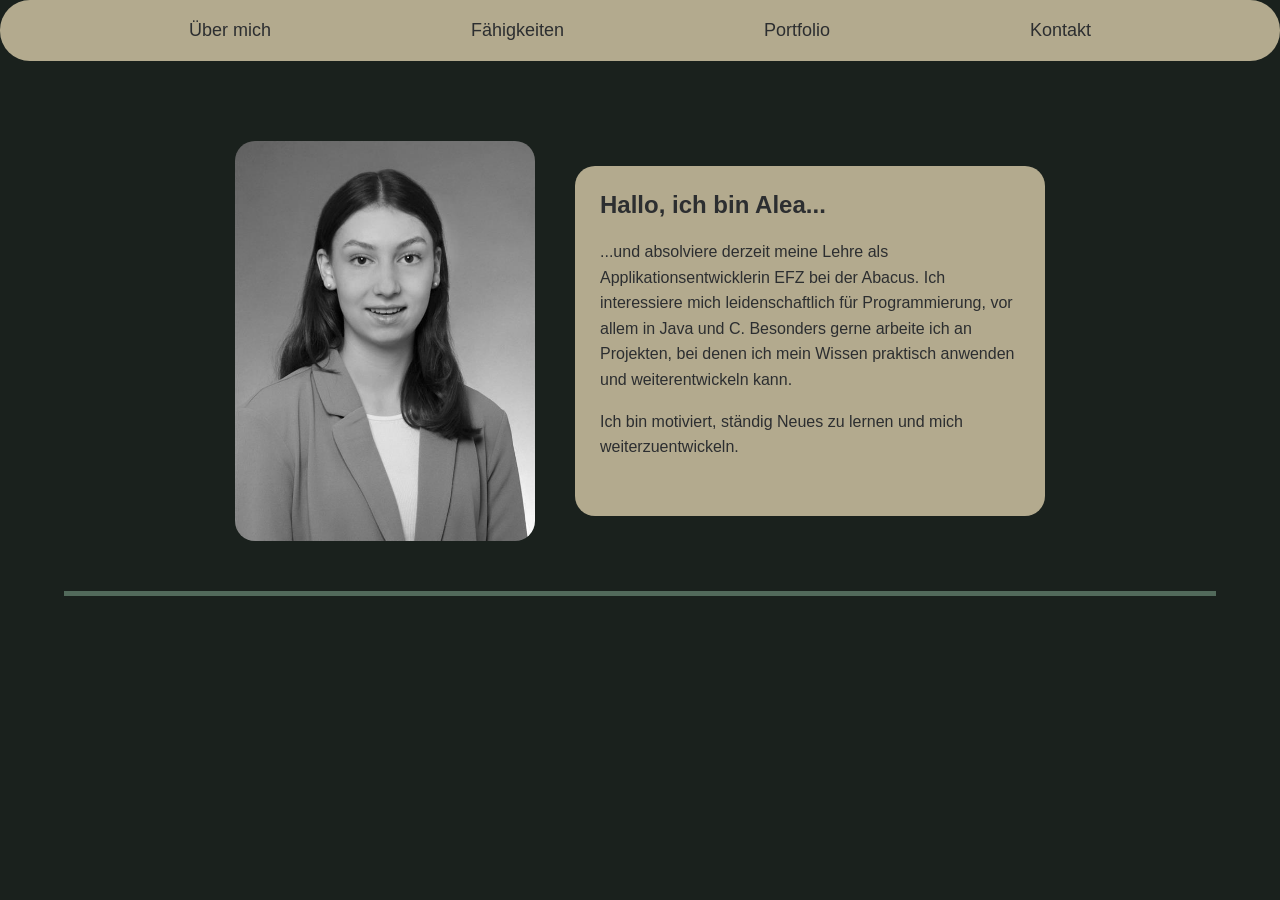
<file: Projektauftrag/index.html>
<!DOCTYPE html>
<html lang="en">
<head>
    <meta charset="UTF-8">
    <meta name="viewport" content="width=device-width, initial-scale=1.0">
    <title>ueber_mich</title>
    <link rel="stylesheet" href="style.css">

    <style>
        
    </style>
</head>
<body>

    <nav class="navigation">
        <a class="nav-link" href="index.html">Über mich</a>
        <a class="nav-link" href="skills.html">Fähigkeiten</a>
        <a class="nav-link" href="portfolio.html">Portfolio</a>
        <a class="nav-link" href="contact.html">Kontakt</a>
    </nav>
    
    <section class="hero">

        <img class="hero-img" src="hero_alea_schweizer.webp" alt="Portrait von Alea Schweizer" loading="lazy">

        <div class="hero-text">

            <h1>Hallo, ich bin Alea...</h1>

            <p>...und absolviere derzeit meine Lehre als Applikationsentwicklerin EFZ bei der Abacus. 
                Ich interessiere mich leidenschaftlich für Programmierung, vor allem in Java und C. 
                Besonders gerne arbeite ich an Projekten, bei denen ich mein Wissen praktisch anwenden und weiterentwickeln kann.
            </p>

            <p>
                Ich bin motiviert, ständig Neues zu lernen und mich weiterzuentwickeln.
            </p>

        </div>

    </section>

    <hr class="footer-line">
</body>
</html>
</file>
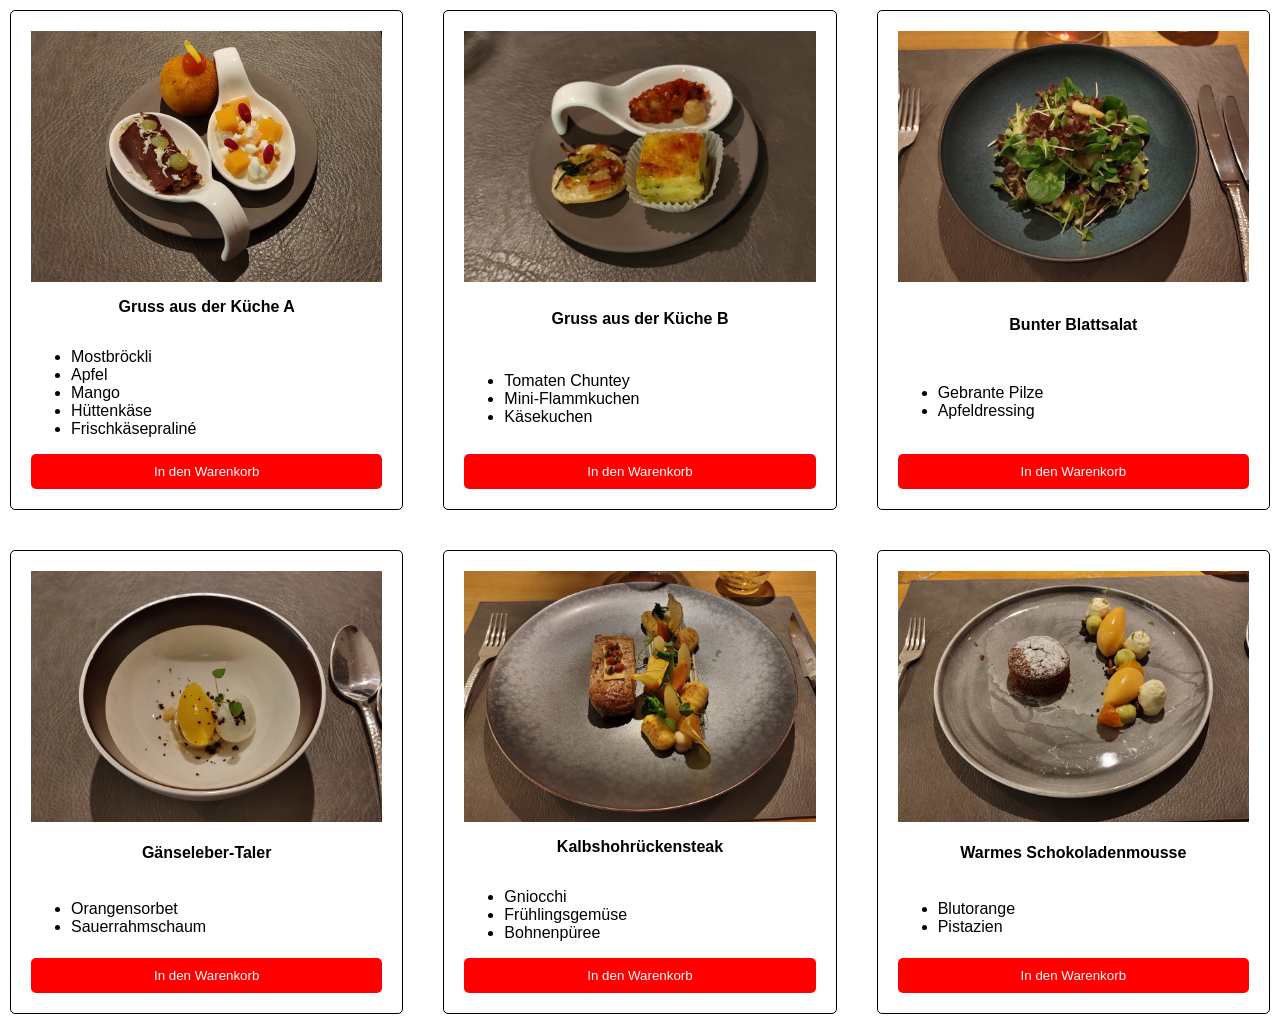
<file: MiniProjekt/test.html>
<!DOCTYPE html>
<html lang="en">
<head>
    <meta charset="UTF-8">
    <meta name="viewport" content="width=device-width, initial-scale=1.0">
    <link rel="stylesheet" href="shop.css">
    <title>Simple WebShop</title>
</head>
<body>
    <div class="LayoutContainer">
        <section class="Layout">
        <img src ="gruss1.jpg" alt="Grussbild"/>
        <p><strong>Gruss aus der Küche A</strong></p>
        <ul>
            <li>Mostbröckli</li>
            <li>Apfel</li>
            <li>Mango</li>
            <li>Hüttenkäse</li>
            <li>Frischkäsepraliné</li>
        </ul>
        <button>In den Warenkorb</button>
    </section>
    <section class="Layout">
        <img src ="gruss2.jpg" alt="Grussbild"/>
        <p><strong>Gruss aus der Küche B</strong></p>
        <ul>
            <li>Tomaten Chuntey</li>
            <li>Mini-Flammkuchen</li>
            <li>Käsekuchen</li>
        </ul>
        <button>In den Warenkorb</button>
    </section>
    <section class="Layout">
        <img src="salat.jpg" alt = "Salat"/>
        <p><strong>Bunter Blattsalat</strong></p>
        <ul>
            <li>Gebrante Pilze</li>
            <li>Apfeldressing</li>
        </ul>
        <button>In den Warenkorb</button>
    </section>
    <section class="Layout">
        <img src ="zwischen.jpg" alt="zwischenbild"/>
        <p><strong>Gänseleber-Taler</strong></p>
        <ul>
            <li>Orangensorbet</li>
            <li>Sauerrahmschaum</li>
        </ul>
        <button>In den Warenkorb</button>
    </section>
    <section class="Layout">
        <img src="kalb.jpg" alt="Steak"/>
        <p><strong>Kalbshohrückensteak</strong></p>
        <ul>
            <li>Gniocchi</li>
            <li>Frühlingsgemüse</li>
            <li>Bohnenpüree</li>
        </ul>
        <button>In den Warenkorb</button>
    </section>
    <section class="Layout">
        <img src="schoko.jpg" alt="Dessert"/>
        <p><strong>Warmes Schokoladenmousse</strong></p>
        <ul>
            <li>Blutorange</li>
            <li>Pistazien</li>
        </ul>
        <button>In den Warenkorb</button>
    </section>
</div>
</body>
</html>
</file>
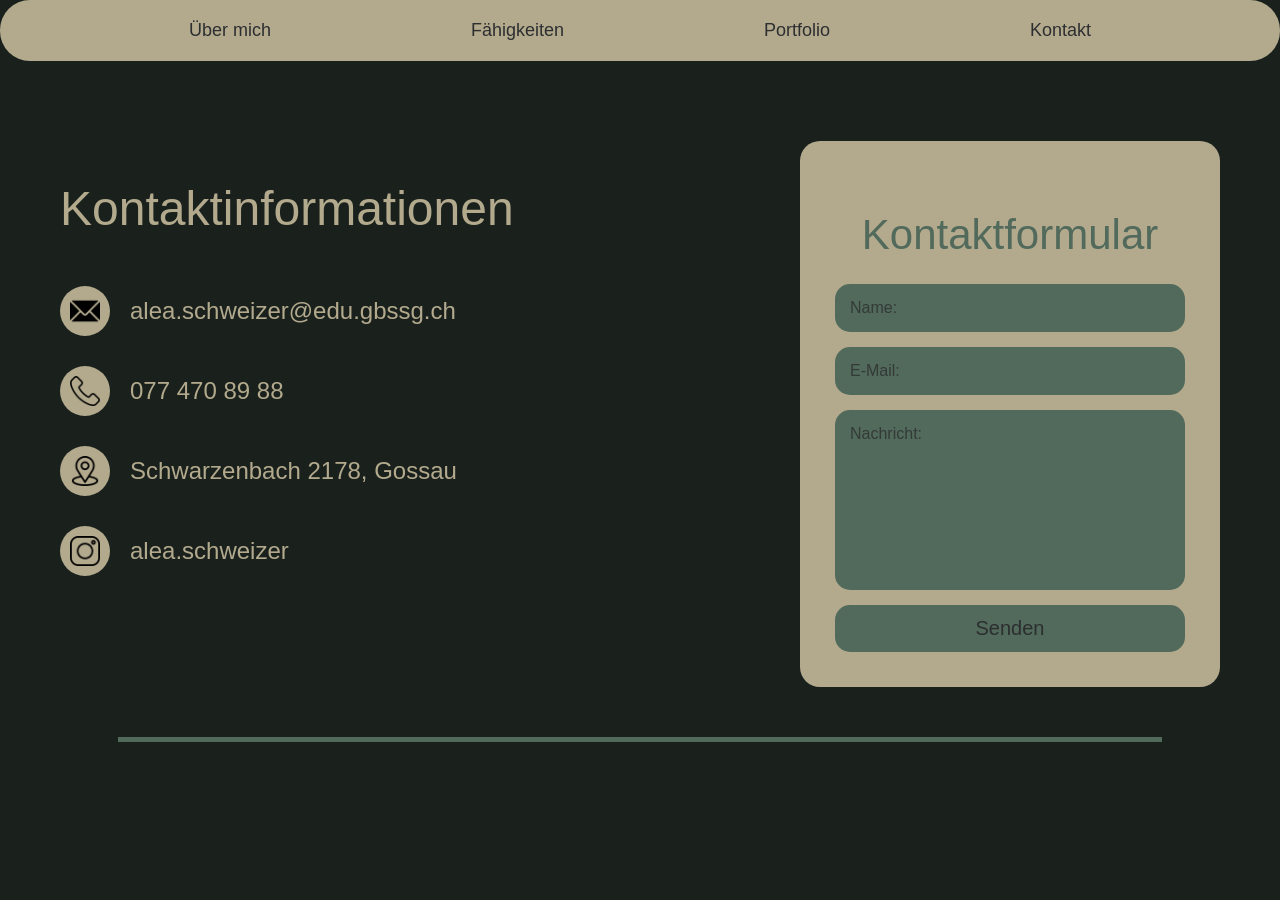
<file: Projektauftrag/contact.html>
<!DOCTYPE html>
<html lang="en">
<head>
    <meta charset="UTF-8">
    <meta name="viewport" content="width=device-width, initial-scale=1.0">
    <title>Kontakt</title>
    <link rel="stylesheet" href="style.css">
</head>

<body>

<nav class="navigation">
    <a class="nav-link" href="index.html">Über mich</a>
    <a class="nav-link" href="skills.html">Fähigkeiten</a>
    <a class="nav-link" href="portfolio.html">Portfolio</a>
    <a class="nav-link" href="contact.html">Kontakt</a>
</nav>

<section id="kontakt" class="kontakt-section">
    <div class="kontakt-container">

        <!-- Linke Seite -->
        <div class="kontakt-info">
            <h2>Kontaktinformationen</h2>

            <div class="kontakt-item">
                <div class="icon-circle">
                    <img src="email.png" alt="E-Mail Icon">
                </div>
                <span>alea.schweizer@edu.gbssg.ch</span>
            </div>

            <div class="kontakt-item">
                <div class="icon-circle">
                    <img src="telephone.png" alt="Telefon Icon">
                </div>
                <span>077 470 89 88</span>
            </div>

            <div class="kontakt-item">
                <div class="icon-circle">
                    <img src="location.png" alt="Standort Icon">
                </div>
                <span>Schwarzenbach 2178, Gossau</span>
            </div>

            <div class="kontakt-item">
                <div class="icon-circle">
                    <img src="instagram.png" alt="Instagram Icon">
                </div>
                <span>alea.schweizer</span>
            </div>

        </div>

        <!-- Rechte Seite -->
        <div class="kontakt-formular">
            <h2>Kontaktformular</h2>

            <form>
                <input type="text" placeholder="Name:" required>
                <input type="email" placeholder="E-Mail:" required>

                <textarea class="nachricht" placeholder="Nachricht:" rows="6"></textarea>

                <button type="submit">Senden</button>
            </form>
        </div>

    </div>

    <div class="linie"></div>
</section>

</body>
</html>
</file>
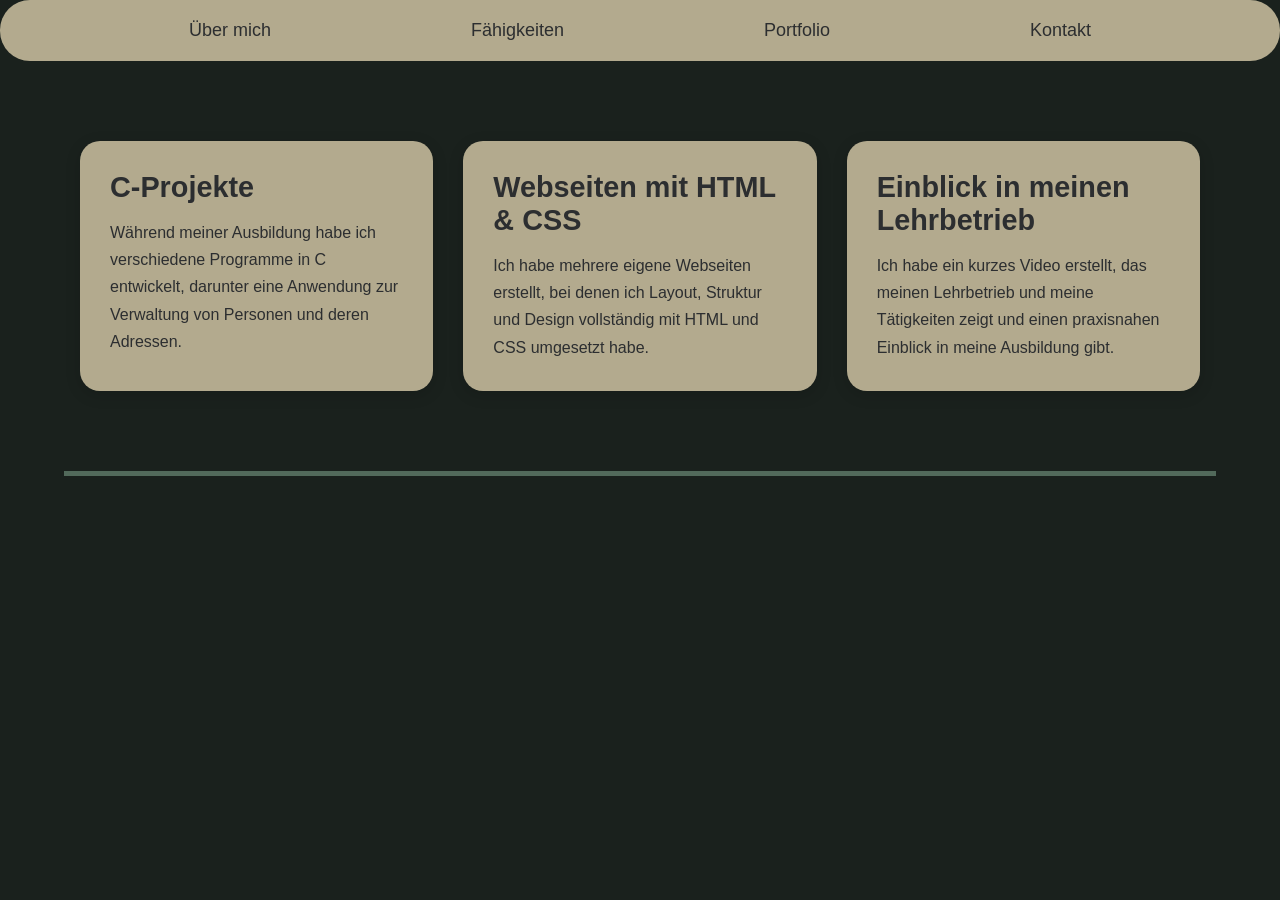
<file: Projektauftrag/portfolio.html>
<!DOCTYPE html>
<html lang="en">
<head>
    <meta charset="UTF-8">
    <meta name="viewport" content="width=device-width, initial-scale=1.0">
    <title>Portfolio</title>
    <link rel="stylesheet" href="style.css">

</head>
<body>

      <nav class="navigation">
        <a class="nav-link" href="index.html">Über mich</a>
        <a class="nav-link" href="skills.html">Fähigkeiten</a>
        <a class="nav-link" href="portfolio.html">Portfolio</a>
        <a class="nav-link" href="contact.html">Kontakt</a>
    </nav>

    <section class="portfolio-section">

        <div class="portfolio-box">
            <h2>C-Projekte</h2>
            <p>
                Während meiner Ausbildung habe ich verschiedene Programme in C entwickelt,
                darunter eine Anwendung zur Verwaltung von Personen und deren Adressen.
            </p>
        </div>

        <div class="portfolio-box">
            <h2>Webseiten mit HTML & CSS</h2>
            <p>
                Ich habe mehrere eigene Webseiten erstellt, bei denen ich Layout,
                Struktur und Design vollständig mit HTML und CSS umgesetzt habe.
            </p>
        </div>

        <div class="portfolio-box">
            <h2>Einblick in meinen Lehrbetrieb</h2>
            <p>
                Ich habe ein kurzes Video erstellt, das meinen Lehrbetrieb und meine
                Tätigkeiten zeigt und einen praxisnahen Einblick in meine Ausbildung gibt.
            </p>
        </div>

    </section>

    <hr class="footer-line">

</body>
</html>
</file>
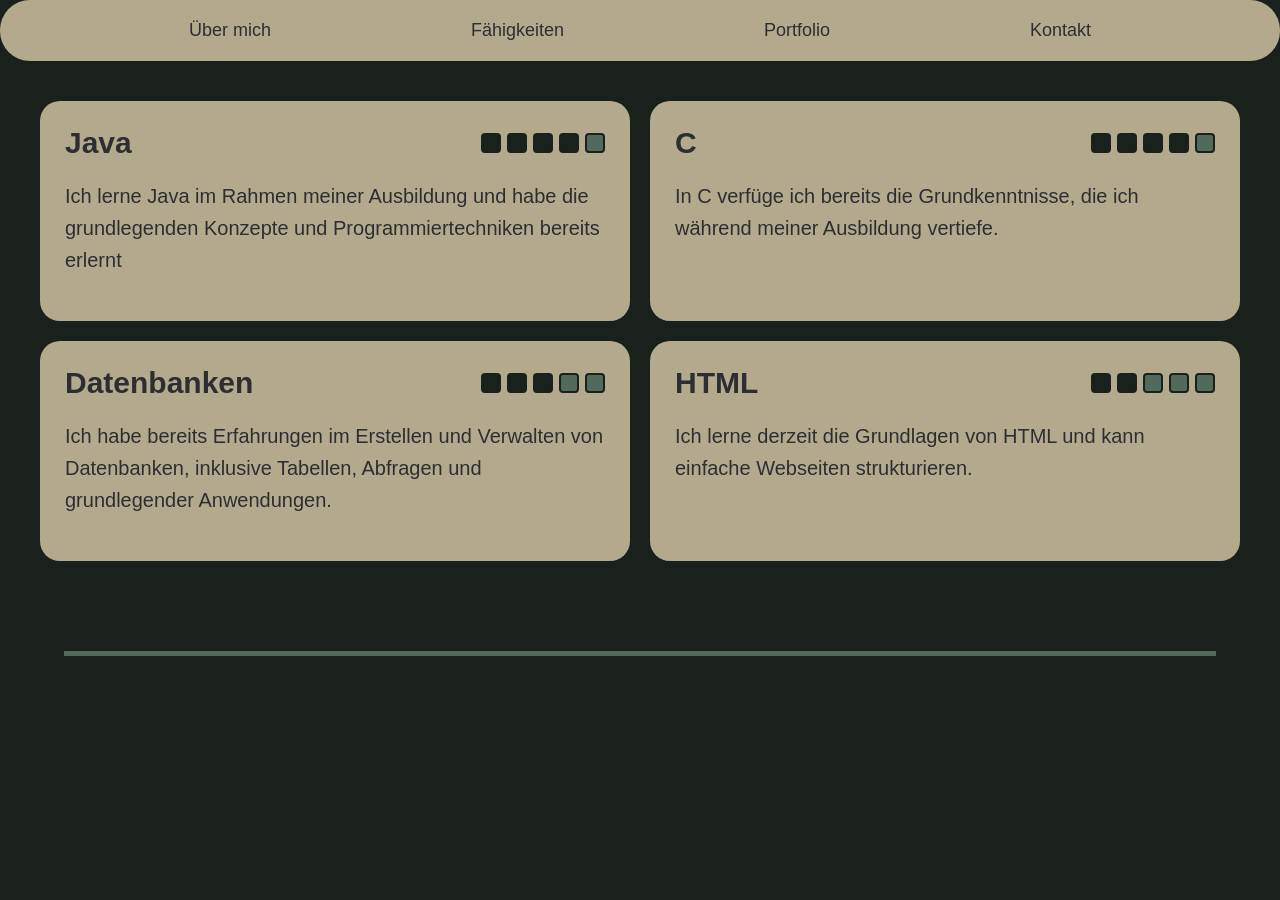
<file: Projektauftrag/skills.html>
<!DOCTYPE html>
<html lang="en">
<head>
    <meta charset="UTF-8">
    <meta name="viewport" content="width=device-width, initial-scale=1.0">
    <title>Fähigkeiten</title>
    <link rel="stylesheet" href="style.css">
</head>
<body>

      <nav class="navigation">
        <a class="nav-link" href="index.html">Über mich</a>
        <a class="nav-link" href="skills.html">Fähigkeiten</a>
        <a class="nav-link" href="portfolio.html">Portfolio</a>
        <a class="nav-link" href="contact.html">Kontakt</a>
    </nav>  

    <section class="sec">

        <div class="skill-box">
            <div class="skill-content">
                <div class="skill-header">
                    <h1>Java</h1>
                    <div class="skill-level">
                        <div class="filled"></div>
                        <div class="filled"></div>
                        <div class="filled"></div>
                        <div class="filled"></div>
                        <div class="empty"></div>
                    </div>          
                </div>
                <p>Ich lerne Java im Rahmen meiner Ausbildung und habe die grundlegenden Konzepte und Programmiertechniken bereits erlernt </p>
            </div>
        </div>

        <div class="skill-box">
            <div class="skill-content">
                <div class="skill-header">
                    <h1>C</h1>
                    <div class="skill-level">
                        <div class="filled"></div>
                        <div class="filled"></div>
                        <div class="filled"></div>
                        <div class="filled"></div>
                        <div class="empty"></div>
                    </div>
                </div>
                <p>In C verfüge ich bereits die Grundkenntnisse, die ich während meiner Ausbildung vertiefe.</p>
            </div>
        </div>

        <div class="skill-box">
            <div class="skill-content">
                <div class="skill-header">
                    <h1>Datenbanken</h1>
                    <div class="skill-level">
                        <div class="filled"></div>
                        <div class="filled"></div>
                        <div class="filled"></div>
                        <div class="empty"></div>
                        <div class="empty"></div>
                    </div>
                </div>
                 <p>Ich habe bereits Erfahrungen im Erstellen und Verwalten von Datenbanken, inklusive Tabellen, Abfragen und grundlegender Anwendungen.</p>
            </div>
        </div>

        <div class="skill-box">
            <div class="skill-content">
                <div class="skill-header">
                    <h1>HTML</h1>
                    <div class="skill-level">
                        <div class="filled"></div>
                        <div class="filled"></div>
                        <div class="empty"></div>
                        <div class="empty"></div>
                        <div class="empty"></div>
                    </div>
                </div>
                <p>Ich lerne derzeit die Grundlagen von HTML und kann einfache Webseiten strukturieren.</p>
            </div>
        </div>

    </section>

    <hr class="footer-line">

</body>
</html>
</file>
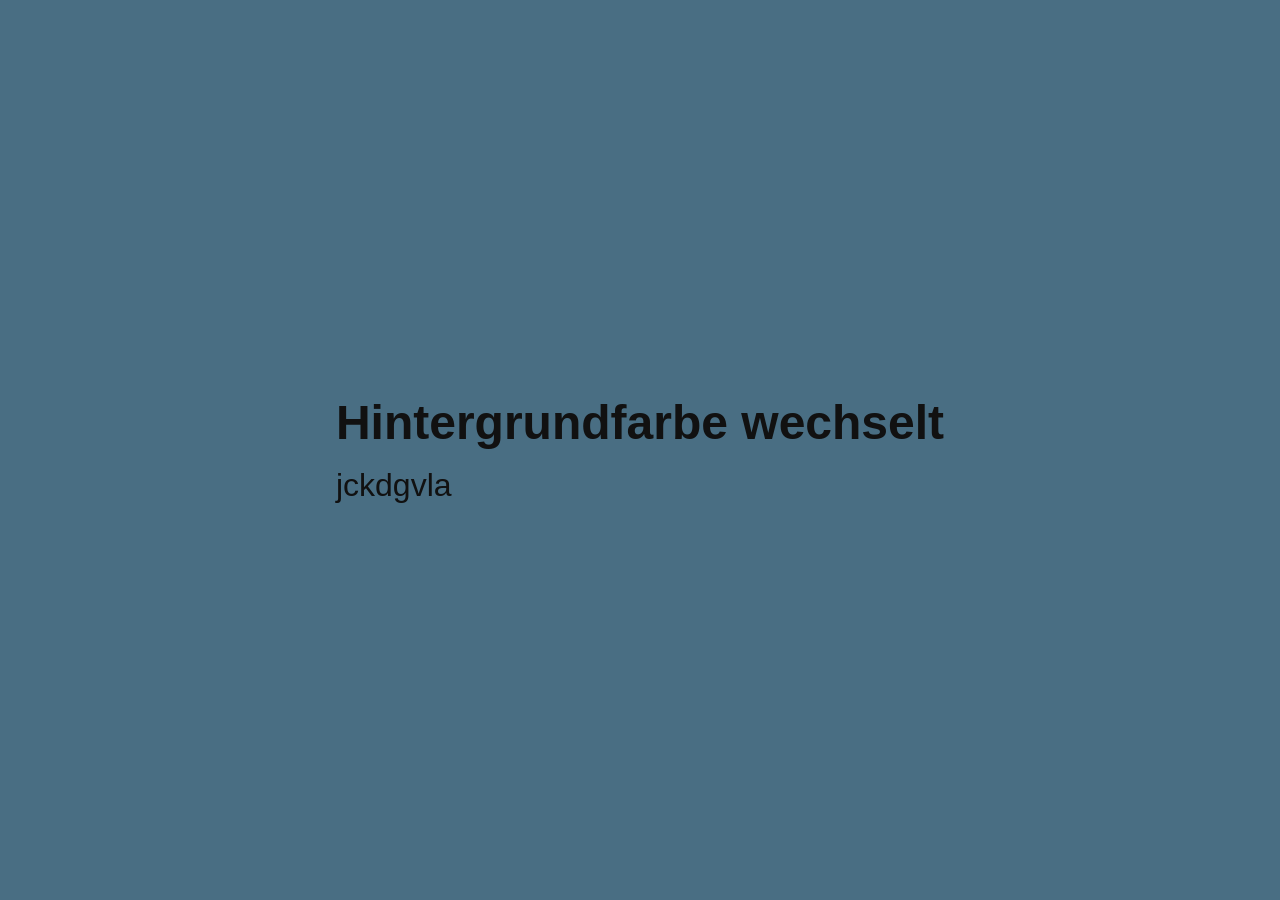
<file: Übungen/09_Responsive/mediaQueries.html>
<!DOCTYPE html>
<html lang="de">
<head>
    <meta charset="UTF-8">
    <meta name="viewport" content="width=device-width, initial-scale=1.0">
    <title>Responsive Hintergrundfarben</title>
    <style>
        *{box-sizing:border-box}
        html,body{height:100%}
        body{
            margin:0;
            min-height:100vh;
            display:flex;
            align-items:center;
            justify-content:center;
            font-family: Arial, Helvetica, sans-serif;
            color:#111;
            padding:2rem;
            transition: background 300ms ease;
        }
        .container{max-width:1200px}
        h1{font-size:clamp(1.5rem,4vw,3rem);margin:0 0 1rem}
        p{font-size:clamp(1rem,2.8vw,2rem);line-height:1.2;margin:0}
 
        body{background:#e9e9e9}
 
        @media (min-width:500px) and (max-width:579px){
            body{background:#fde2e2}
        }
         @media (min-width:580px) and (max-width:659px){
            body{background:#fff0d6}
        }
         @media (min-width:660px) and (max-width:719px){
            body{background:#c3ca5c}
        }
         @media (min-width:720px) and (max-width:879px){
            body{background:#2a60b1}
        }
        @media (min-width:880px) and (max-width:1039px){
            body{background:#b95050}
        }
        @media (min-width:1040px) and (max-width:1119px){
            body{background:#92864d}
        }
        @media (min-width:1120px) and (max-width:1299px){
            body{background:#496e83}
        }
        @media (min-width:1300px){
            body{background:#2fa97e}
        }
    </style>
</head>
<body>
    <div class="container">
        <h1>Hintergrundfarbe wechselt</h1>
        <p>jckdgvla</p>
    </div>
</body>
</html>
</file>
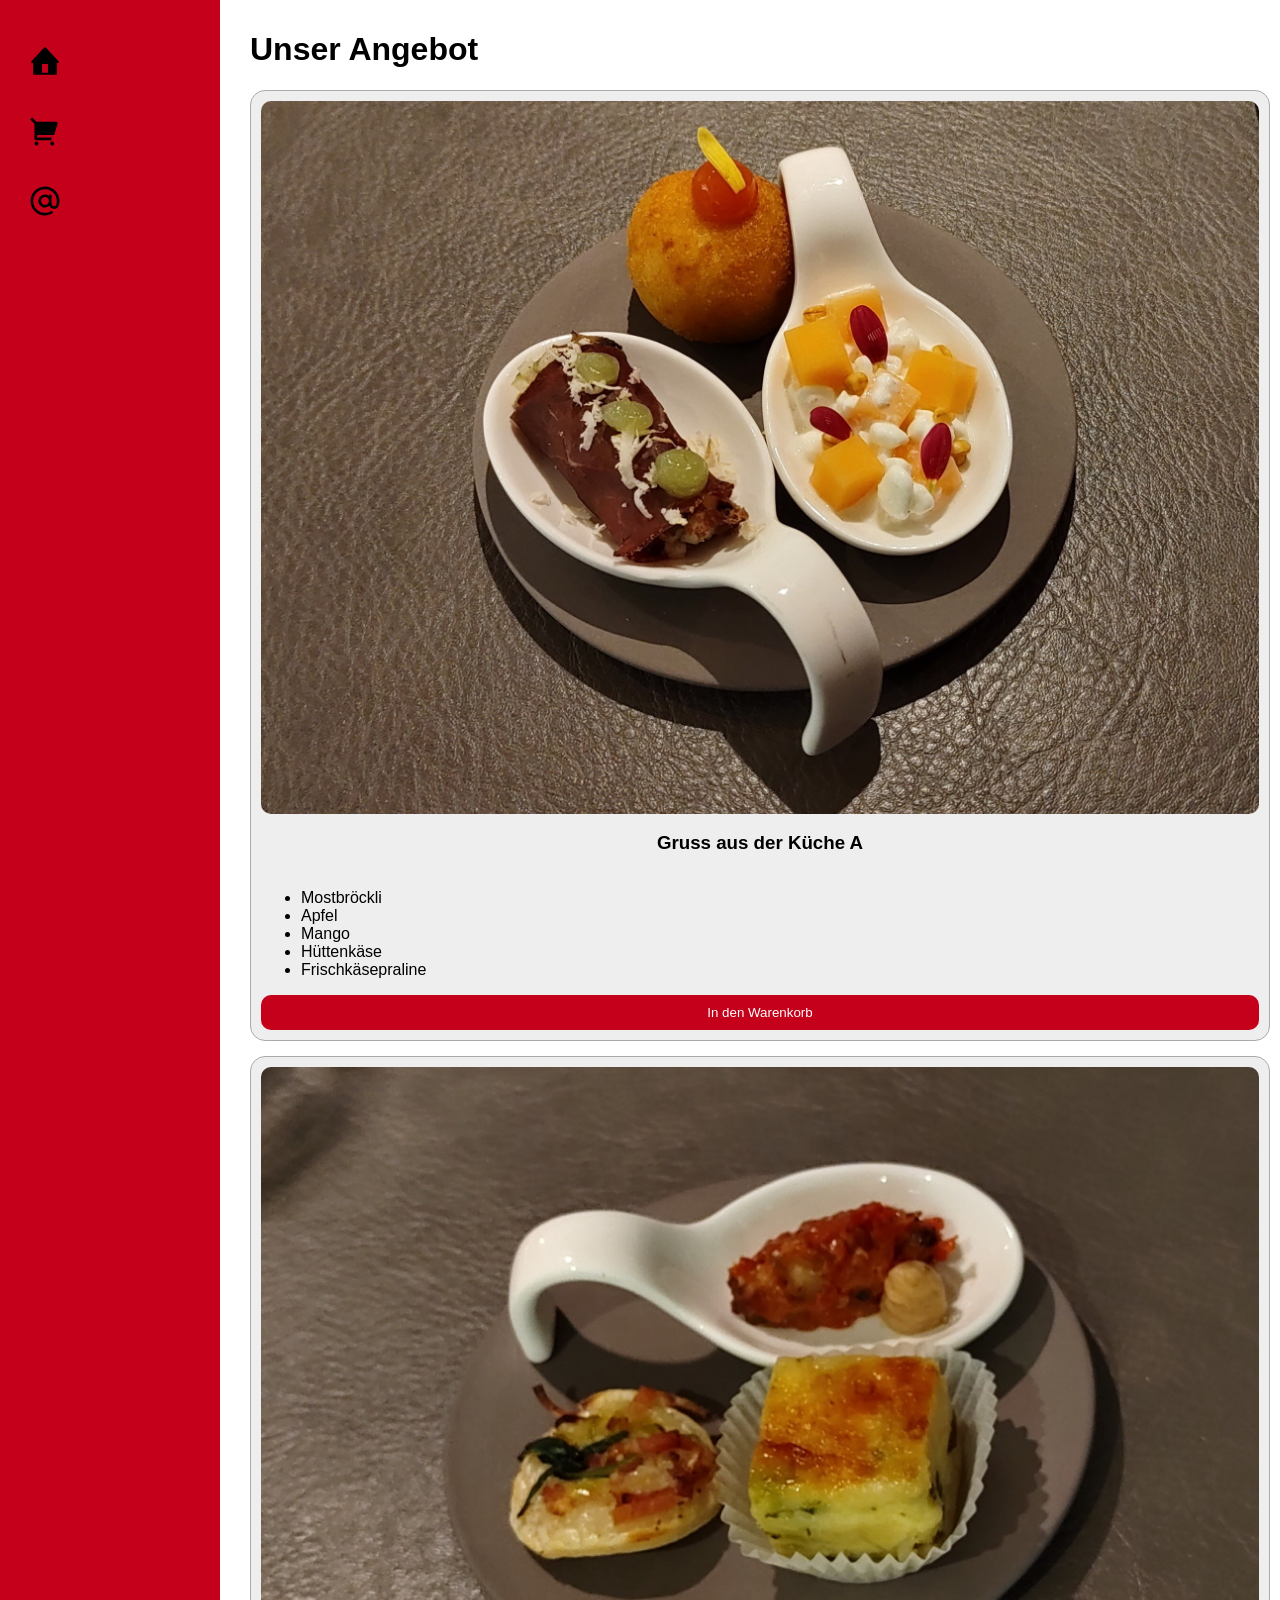
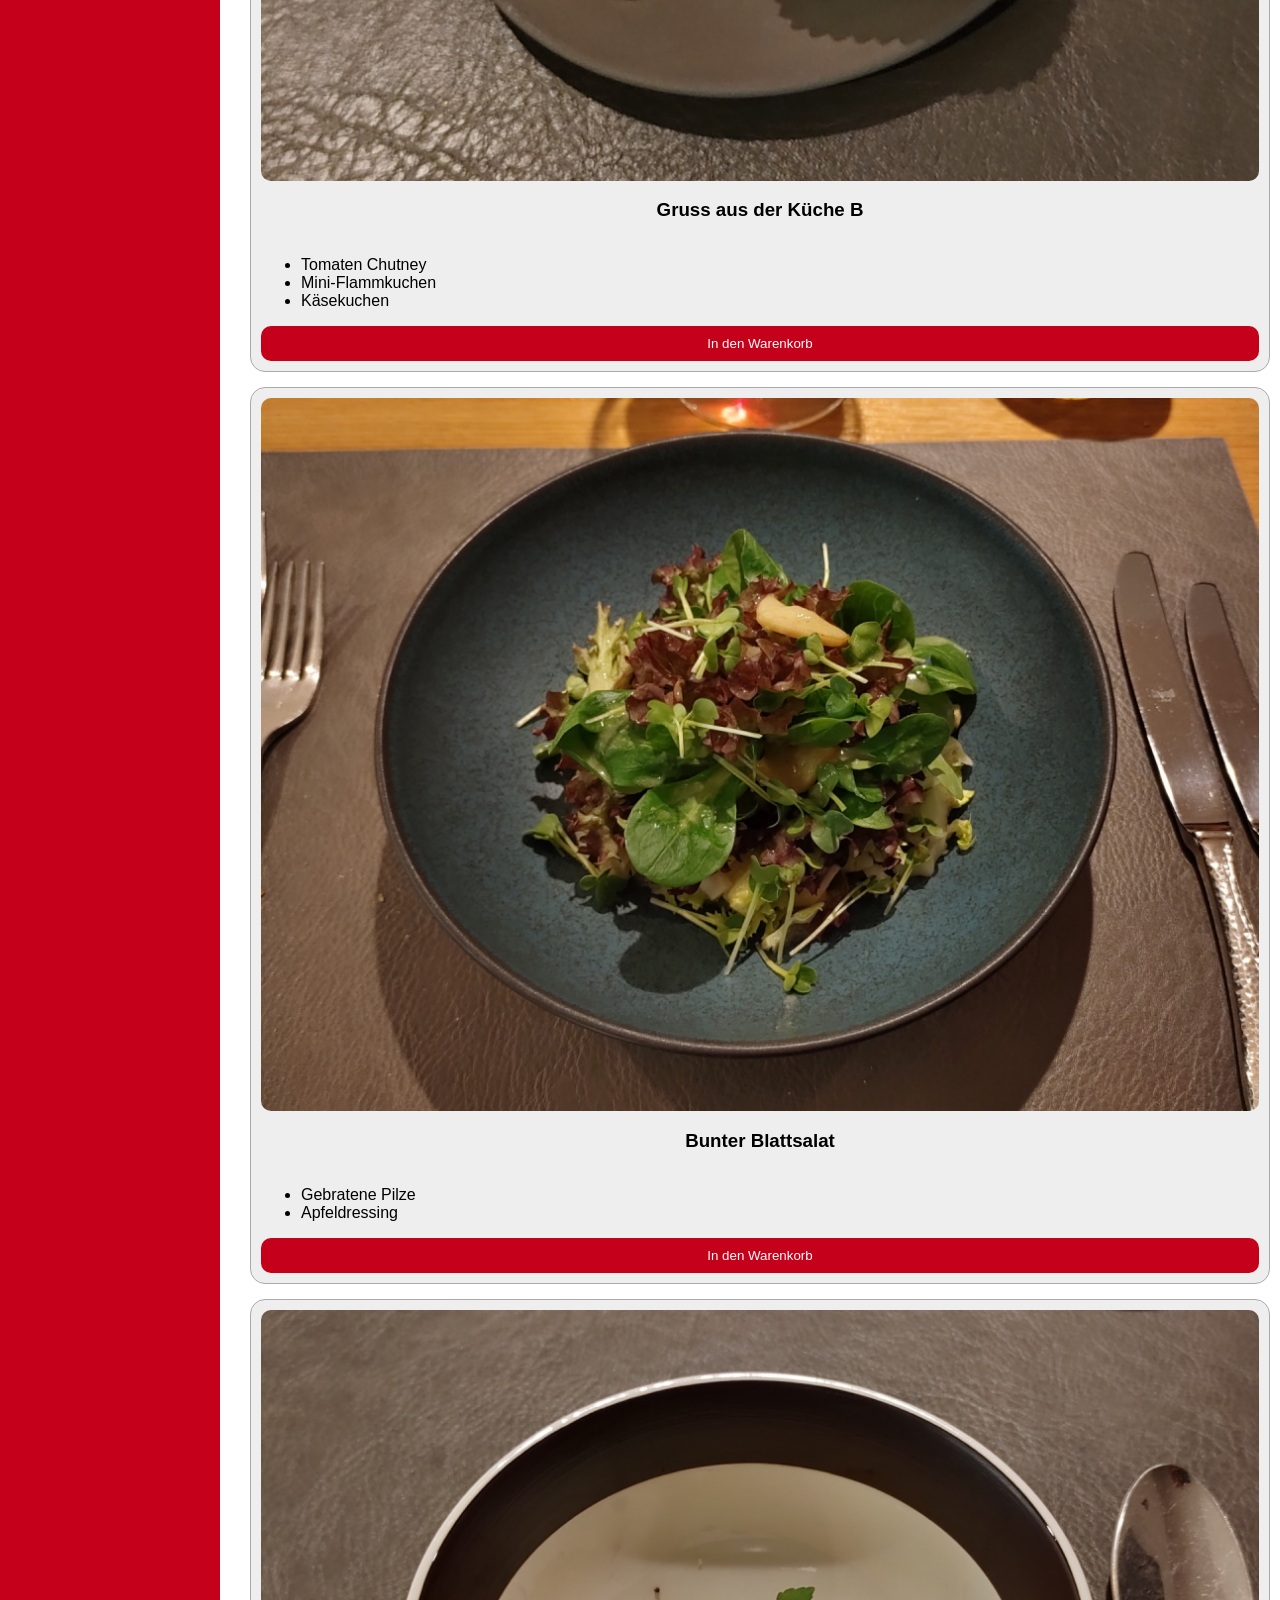
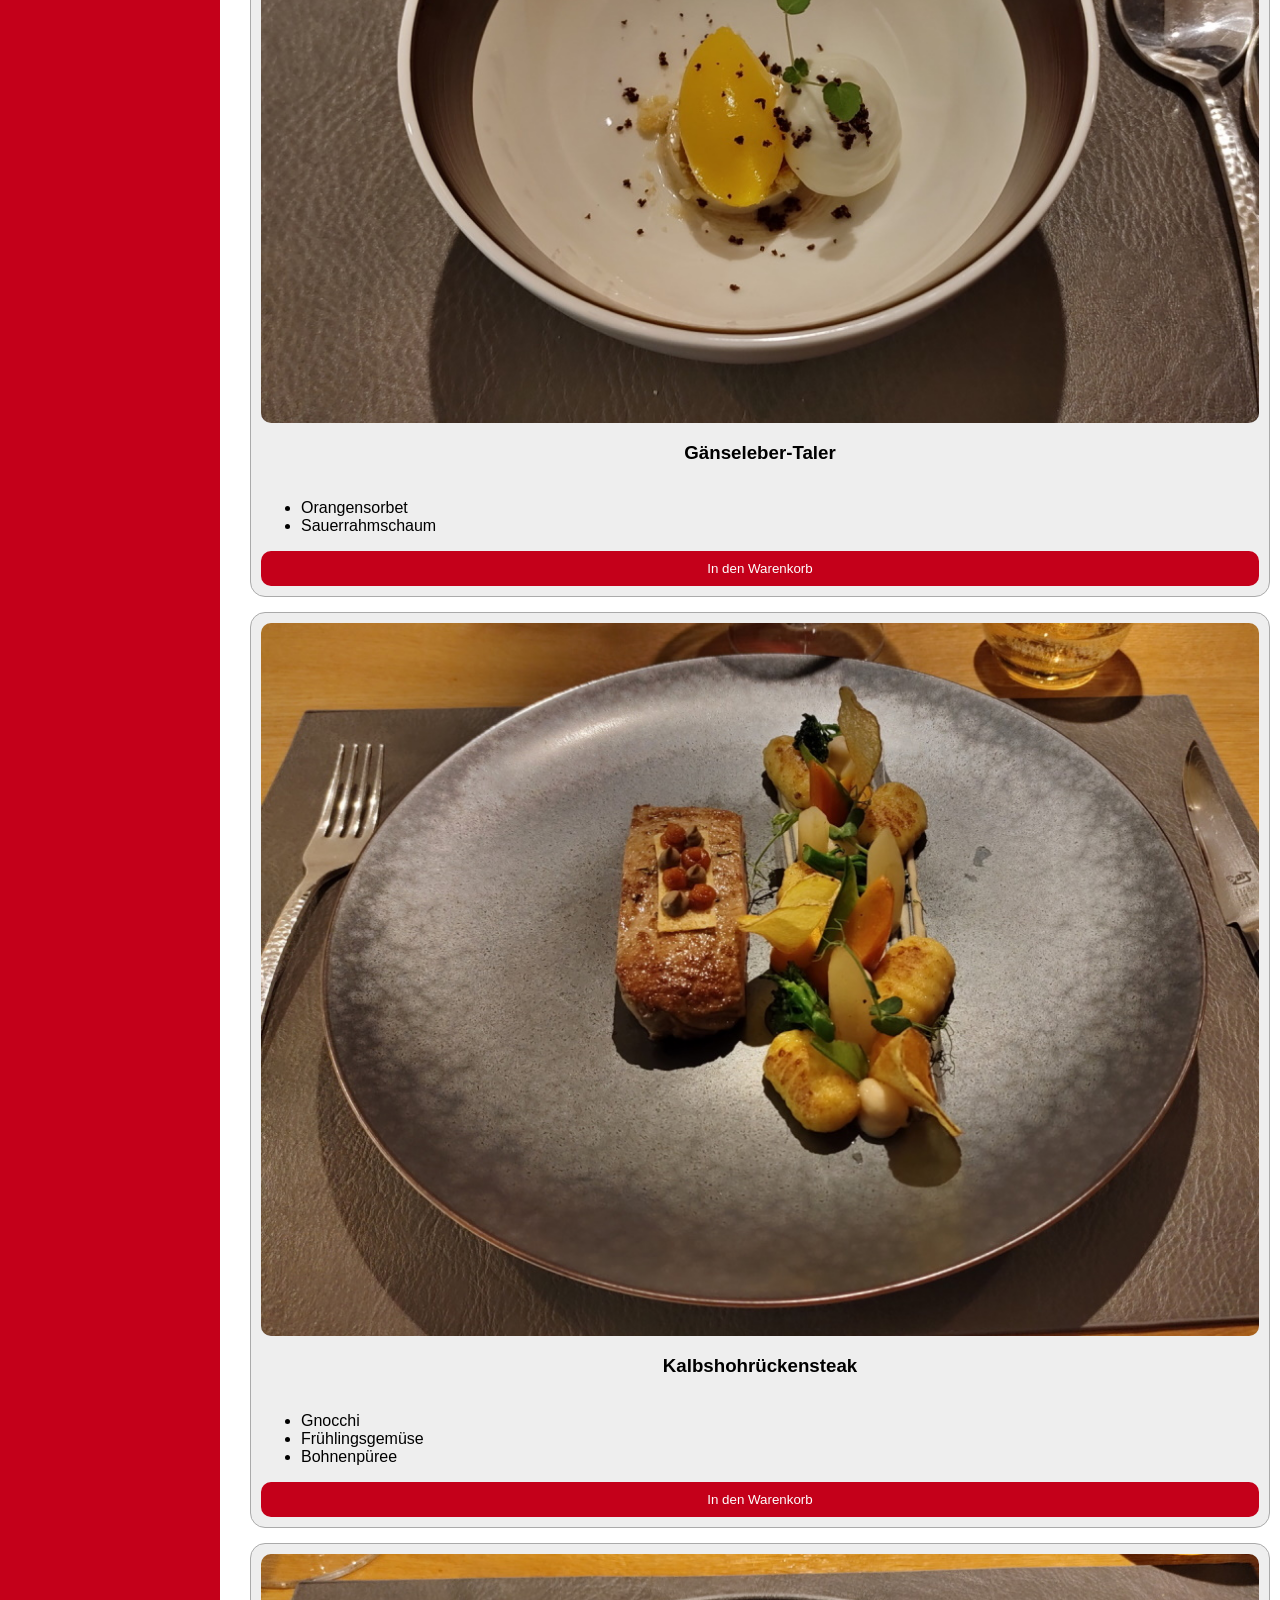
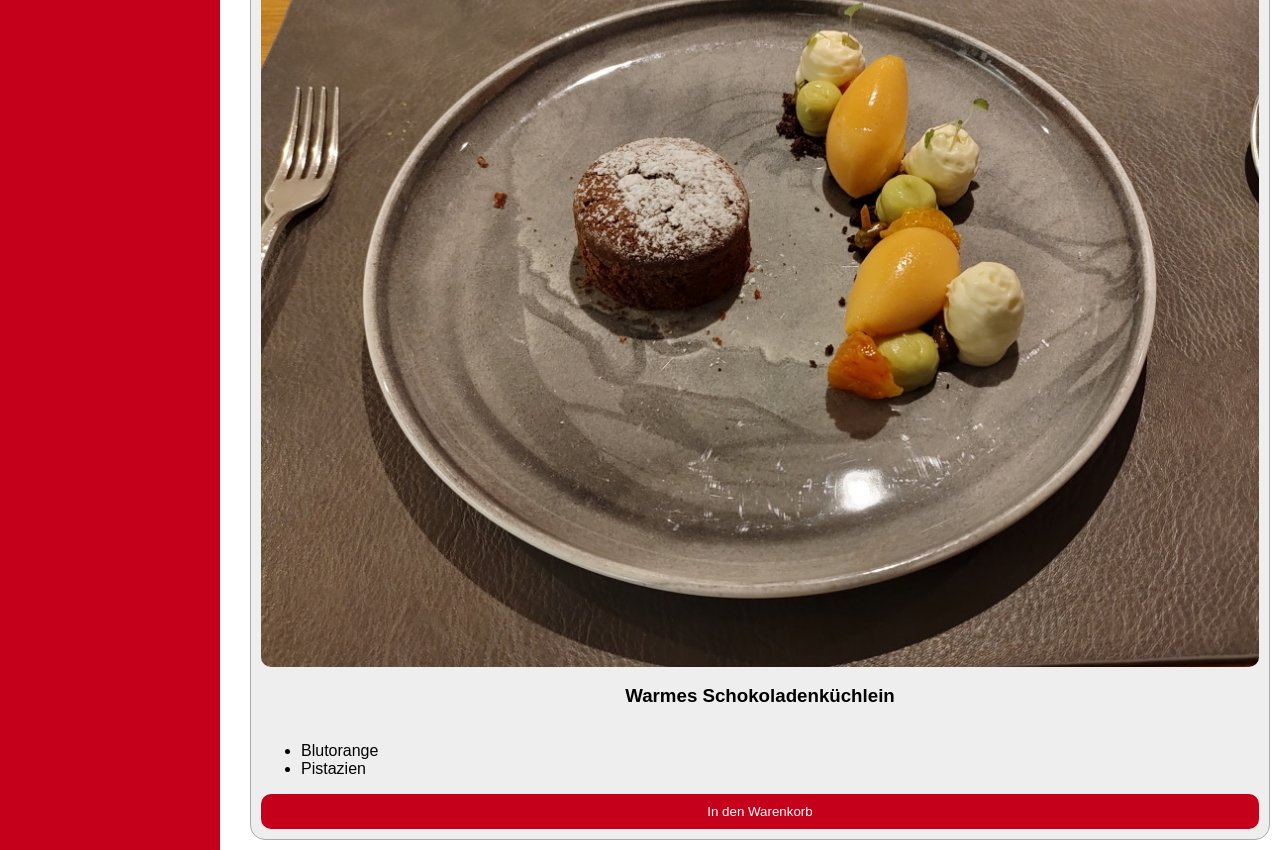
<file: Übungen/09_Responsive/ShopSeite/shopSeite.html>
<!DOCTYPE html>
<html lang="de">
 
<head>
    <link rel="stylesheet" href="shopSeite.css">
    <title>WebShop</title>
</head>
 
<body>
    <div class="layout">
        <nav class="nav">
            <ul>
                <li><img src="home.svg"><span>Home</span></li>
                <li><img src="shop.svg"><span>Shop</span></li>
                <li><img src="contact.svg"><span>Kontakt</span></li>
            </ul>
        </nav>
 
        <main class="content">
            <h1>Unser Angebot</h1>
            <div class="artikel-liste">
                <div class="artikel">
                    <img src="gruss1.jpg">
                    <h3>Gruss aus der Küche A</h3>
                    <ul>
                        <li>Mostbröckli</li>
                        <li>Apfel</li>
                        <li>Mango</li>
                        <li>Hüttenkäse</li>
                        <li>Frischkäsepraline</li>
                    </ul>
                    <button>In den Warenkorb</button>
                </div>
 
                <div class="artikel">
                    <img src="gruss2.jpg">
                    <h3>Gruss aus der Küche B</h3>
                    <ul>
                        <li>Tomaten Chutney</li>
                        <li>Mini-Flammkuchen</li>
                        <li>Käsekuchen</li>
                    </ul>
                    <button>In den Warenkorb</button>
                </div>
 
                <div class="artikel">
                    <img src="salat.jpg">
                    <h3>Bunter Blattsalat</h3>
                    <ul>
                        <li>Gebratene Pilze</li>
                        <li>Apfeldressing</li>
                    </ul>
                    <button>In den Warenkorb</button>
                </div>
 
                <div class="artikel">
                    <img src="zwischen.jpg">
                    <h3>Gänseleber-Taler</h3>
                    <ul>
                        <li>Orangensorbet</li>
                        <li>Sauerrahmschaum</li>
                    </ul>
                    <button>In den Warenkorb</button>
                </div>
 
                <div class="artikel">
                    <img src="kalb.jpg">
                    <h3>Kalbshohrückensteak</h3>
                    <ul>
                        <li>Gnocchi</li>
                        <li>Frühlingsgemüse</li>
                        <li>Bohnenpüree</li>
                    </ul>
                    <button>In den Warenkorb</button>
                </div>
 
                <div class="artikel">
                    <img src="schoko.jpg">
                    <h3>Warmes Schokoladenküchlein</h3>
                    <ul>
                        <li>Blutorange</li>
                        <li>Pistazien</li>
                    </ul>
                    <button>In den Warenkorb</button>
                </div>
            </div>
        </main>
    </div>
</body>
</html>
</file>
<file: Projektauftrag/style.css>
:root{
    --bg: #1A211D;
    --primary: #B3AA8E;
    --secondary: #526A5B;
    --text-dark: #2C2E30;
}

/* GLOBAL */
*{
    box-sizing: border-box;
}

body{
    background-color: var(--bg);
    margin: 0;
    font-family: "Inter", sans-serif;
    color: var(--text-dark);
}

/* TYPOGRAPHY */
h1, h2, h3, p, a, button, input, textarea{
    font-family: "Inter", sans-serif;
}

/* NAVIGATION */
.navigation{
    display: flex;
    justify-content: center;
    gap: 200px;
    background-color: var(--primary);
    padding: 20px;
    border-radius: 30px;
}

.nav-link{
    text-decoration: none;
    color: var(--text-dark);
    font-size: 18px;
}

/* FOOTER LINE */
.footer-line{
    border: none;
    height: 5px;
    background-color: var(--secondary);
    width: 90%;
    margin: 50px auto;
}

.hero {
    display: flex;
    justify-content: center;
    align-items: center;
    gap: 40px;
    margin-top: 80px;
    padding: 0 20px;
}

.hero-img {
    width: 300px;
    height: 400px;
    object-fit: cover;
    border-radius: 20px;
}

.hero-text {
    background-color: var(--primary);
    padding: 25px;
    border-radius: 20px;

    width: 470px;
    min-height: 350px;

    color: var(--text-dark);
}

.hero-text h1 {
    margin-top: 0;
    margin-bottom: 20px;
}

.hero-text p {
    line-height: 1.6;
    margin-bottom: 15px;
}

/* Mobile */
@media (max-width: 900px) {
    .hero {
        flex-direction: column;
        text-align: center;
    }

    .hero-text {
        width: 100%;
        max-width: 470px;
    }

    .hero-img {
        width: 250px;
        height: auto;
    }
}

/* SKILLS */
.skill-header{
    display: flex;
    justify-content: space-between;
    align-items: center;
    margin-bottom: 15px;
}

.skill-header h1{
    margin: 0;
    font-size: 28px;
    color: var(--bg);
}

.sec{
    display: grid;
    grid-template-columns: 1fr 1fr;
    gap: 20px;
    padding: 40px;
}

.skill-box{
    background: var(--primary);
    padding: 25px;
    border-radius: 20px;
    min-height: 220px;
}

.skill-content h1{
    margin: 0;
    font-size: 30px;
    color: var(--text-dark);
    font-weight: 600;
}

.skill-content p{
    margin-top: 20px;
    color: var(--text-dark);
    line-height: 1.6;
    font-size: 20px;
}

.skill-level{
    display: flex;
    gap: 6px;
}

.skill-level div{
    width: 20px;
    height: 20px;
    border: 2px solid var(--bg);
    border-radius: 4px;
}

.skill-level .filled{
    background-color: var(--bg);
}

.skill-level .empty{
    background-color: var(--secondary);
}

/* PORTFOLIO */
.portfolio-section {
    display: grid;
    grid-template-columns: repeat(auto-fit, minmax(320px, 1fr));
    gap: 30px;

    max-width: 1200px;
    margin: 80px auto;
    padding: 0 40px;
}

.portfolio-box {
    background-color: var(--primary);
    border-radius: 20px;
    padding: 30px;
    min-height: 250px;

    box-shadow: 0 4px 15px rgba(0, 0, 0, 0.15);
    transition: transform 0.3s ease,
                box-shadow 0.3s ease;
}

.portfolio-box:hover {
    transform: translateY(-8px);
    box-shadow: 0 8px 25px rgba(0, 0, 0, 0.25);
}

.portfolio-box h2 {
    margin: 0 0 15px 0;
    color: var(--text-dark);
    font-size: 1.8rem;
    font-weight: 600;
}

.portfolio-box p {
    margin: 0;
    color: var(--text-dark);
    line-height: 1.7;
    font-size: 1rem;
}

/* KONTAKT */
.kontakt-section{
    padding: 80px 60px 30px;
}

.kontakt-container{
    display: flex;
    justify-content: space-between;
    align-items: flex-start;
    gap: 80px;
    max-width: 1200px;
    margin: 0 auto;
}

/* LINKES PANEL */
.kontakt-info{
    flex: 1;
}

.kontakt-info h2{
    color: var(--primary);
    font-size: 48px;
    font-weight: 300;
    margin-bottom: 50px;
}

.kontakt-item{
    display: flex;
    align-items: center;
    gap: 20px;
    margin-bottom: 30px;

    color: var(--primary);
    font-size: 24px;
}

.kontakt-item i{
    width: 55px;
    height: 55px;

    display: flex;
    justify-content: center;
    align-items: center;

    border-radius: 50%;

    background: var(--primary);
    color: var(--text-dark);

    font-size: 22px;
}

/* FORMULAR */
.kontakt-formular{
    background: var(--primary);
    width: 420px;

    padding: 35px;
    border-radius: 20px;
}

.kontakt-formular h2{
    color: var(--secondary);
    text-align: center;

    font-size: 42px;
    font-weight: 300;

    margin-bottom: 25px;
}

.kontakt-formular form{
    display: flex;
    flex-direction: column;
    gap: 15px;
}

.kontakt-formular input,
.kontakt-formular textarea{
    background: var(--secondary);

    border: none;
    border-radius: 15px;

    padding: 15px;

    color: white;
    font-size: 16px;

    outline: none;
}

.kontakt-formular input::placeholder,
.kontakt-formular textarea::placeholder{
    color: rgba(44,46,48,0.8);
}

.kontakt-formular textarea{
    resize: none;
    min-height: 180px;
}

.kontakt-formular button{
    background: var(--secondary);
    color: var(--text-dark);

    border: none;
    border-radius: 15px;

    padding: 12px;

    font-size: 20px;
    cursor: pointer;

    transition: 0.3s ease;
}

.kontakt-formular button:hover{
    transform: translateY(-2px);
}

/* ICON */
.icon-circle{
    width: 50px;
    height: 50px;
    border-radius: 50%;
    display: flex;
    align-items: center;
    justify-content: center;
    overflow: hidden;
    background-color: var(--primary);
}

.icon-circle img{
    width: 60%;
    height: 60%;
    object-fit: contain;
}

/* LINIE */
.linie{
    height: 5px;
    width: 90%;
    margin: 50px auto 0;
    background-color: var(--secondary);
}

/* RESPONSIVE */
@media (max-width: 1000px){

    .portfolio-section{
        grid-template-columns: 1fr 1fr;
    }

    .kontakt-container{
        flex-direction: column;
        align-items: center;
    }

    .kontakt-formular{
        width: 100%;
        max-width: 500px;
    }
}

@media (max-width: 700px){

    .portfolio-section{
        grid-template-columns: 1fr;
    }

    .sec{
        grid-template-columns: 1fr;
    }

    .hero{
        flex-direction: column;
    }

    .hero-text{
        width: auto;
        height: auto;
    }

    .navigation{
        gap: 40px;
        flex-wrap: wrap;
    }
}
</file>
<file: MiniProjekt/shop.css>
body {
    margin: 0;
    padding: 0;
    font-family: Arial, Helvetica, sans-serif;
}
 
.LayoutContainer {
    display: grid;
    grid-template-columns: repeat(3, 1fr);
    gap: 20px;
 
}
 
.Layout{
    display: flex;
    flex-direction: column;
    justify-content: space-between;
    border: solid 1px black;
    padding: 20px;
    margin: 10px;
    border-radius: 5px;
}
 
img {
    width: 100%;
    height: auto;
    display: block;
    object-fit: cover;
}
 
button {
    background-color: red;
    color: white;
    border: none;
    border-radius: 5px;
    width: 100%;
    padding: 10px 12px;
    height: auto;
    cursor: pointer;
}
 
p {
    text-align: center;
   
}
</file>
<file: Übungen/09_Responsive/ShopSeite/shopSeite.css>
body {
    margin: 0;
    font-family: Arial, sans-serif;
}
 
.layout {
    display: grid;
    grid-template-columns: 220px 1fr;
    gap: 20px;
}
 
.nav {
    background: #c4001a;
    padding: 20px;
}
 
.nav ul {
    list-style: none;
    padding: 0;
}
 
.nav li {
    display: flex;
    align-items: center;
    margin-bottom: 20px;
    color: white;
}
 
.nav img {
    width: 50px;
    margin-right: 10px;
}
 
.nav span {
    font-size: 25px;
}
 
.content {
    padding: 10px;
}
 
.artikel-liste {
    display: grid;
    grid-template-columns: repeat(3, 1fr);
    gap: 15px;
}
 
.artikel {
    background: #eee;
    padding: 10px;
    border-radius: 15px;
    border: 1px solid #aaa;
 
    display: flex;
    flex-direction: column;
}
 
.artikel img {
    width: 100%;
    border-radius: 10px;
}
 
.artikel h3 {
    text-align: center;
}
 
.artikel button {
    width: 100%;
    padding: 10px;
    background: #c4001a;
    color: white;
    border: none;
    border-radius: 10px;
    margin-top: auto;
}
 
@media (max-width: 900px) {
    .artikel-liste {
        grid-template-columns: repeat(2, 1fr);
    }
}
 
@media (min-width: 500px) {
    .artikel-liste {
        display: grid;
        grid-template-columns: repeat(1, 1fr);
    }
 
    .nav span {
        display: none;
    }
}
 
@media (orientation: portrait){
    .layout{
        grid-template-columns: 1fr;
    }
 
    .nav{
        display: flex;
        justify-content: space-around;
    }
 
    .nav li{
        flex-direction: column;
        align-items: center;
    }
}
 
@media print{
    .nav{
        display: none;
    }
 
    .layout{
        grid-template-columns: 1fr;
    }
}
 
.artikel{
    break-inside: avoid;
}
</file>
